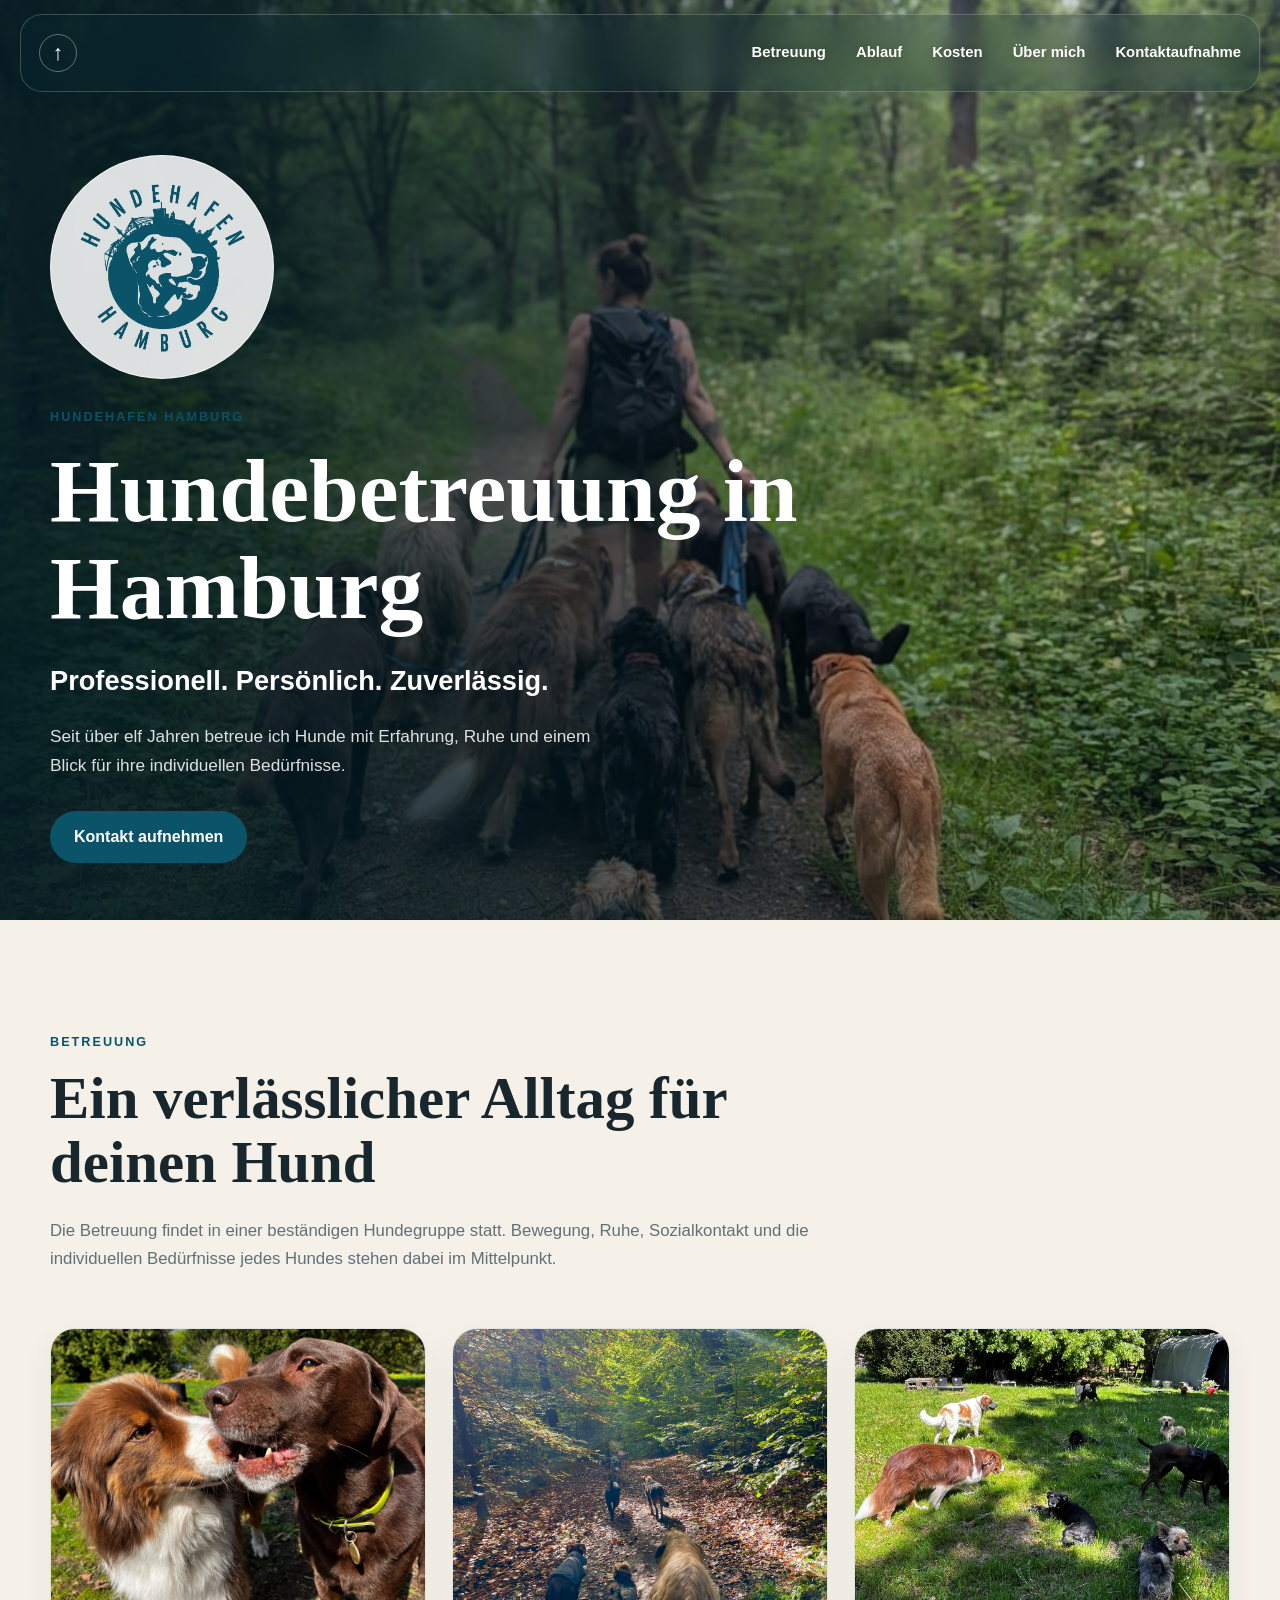
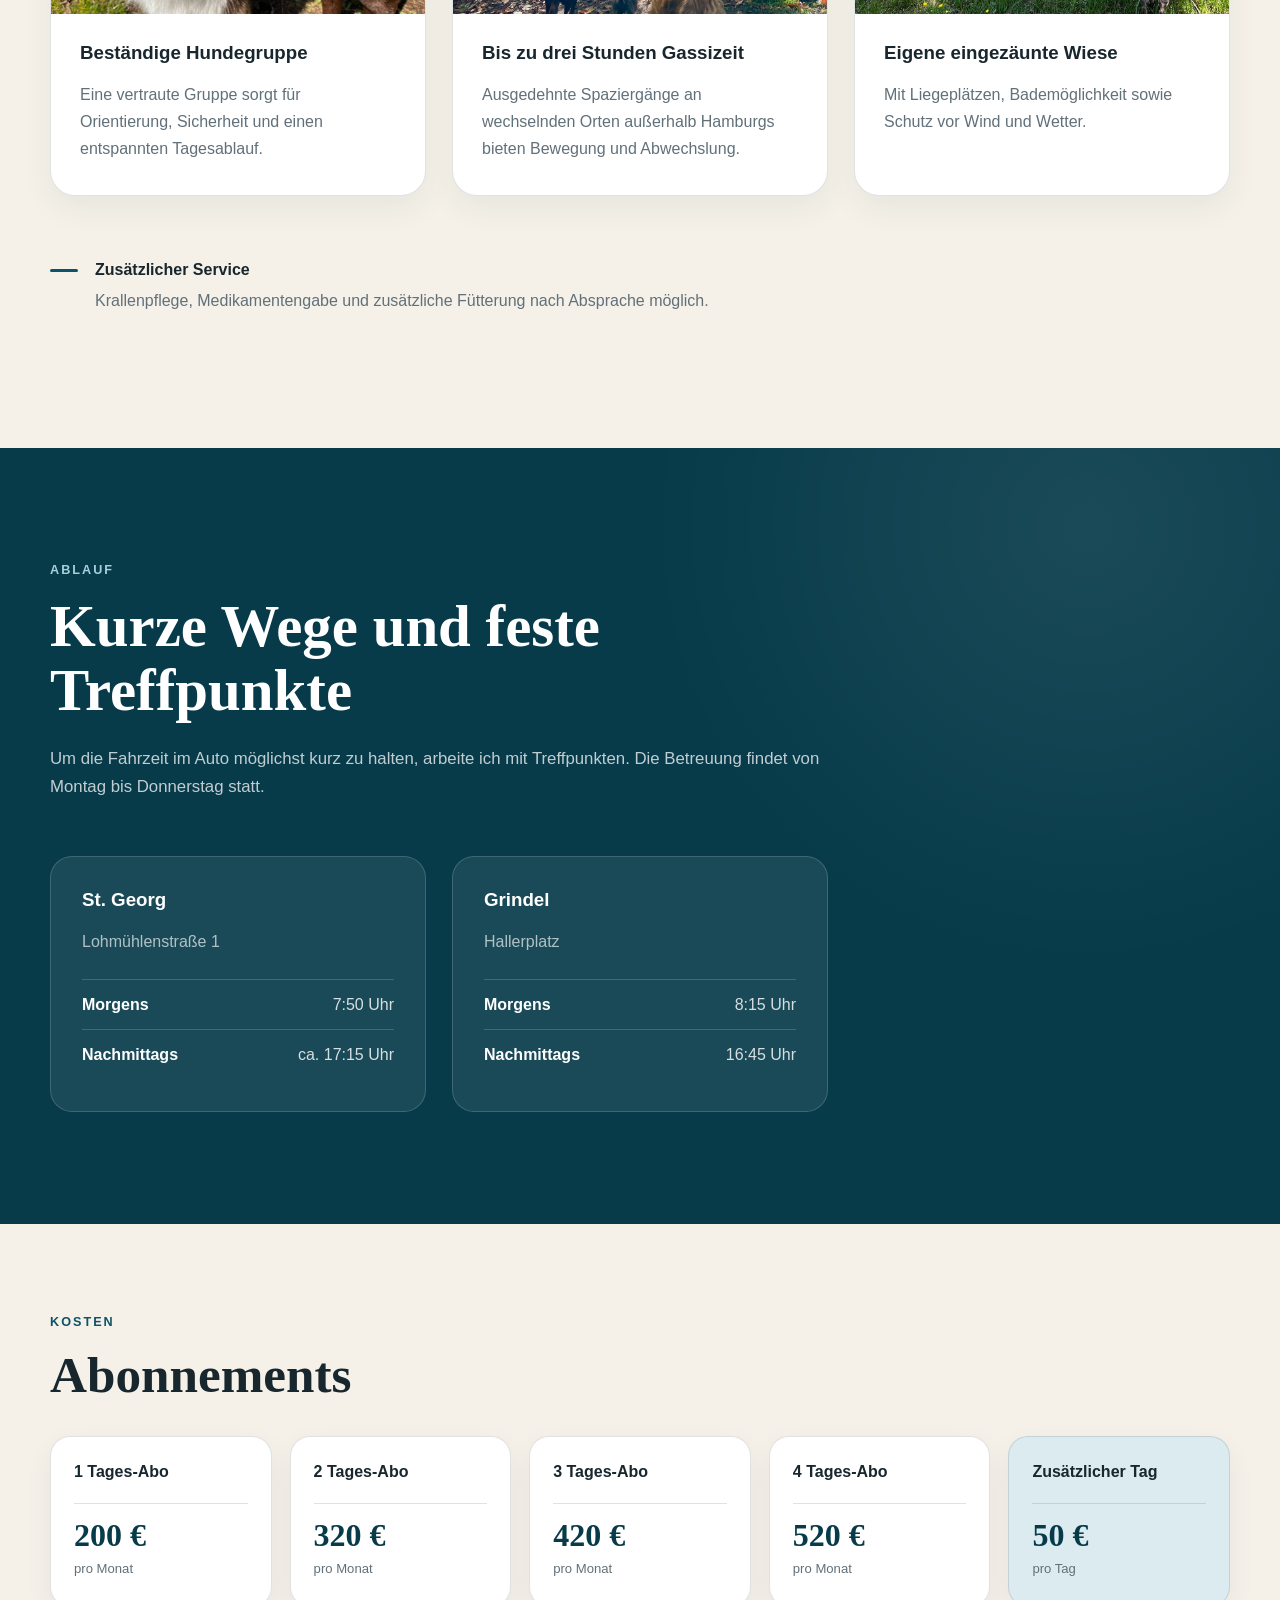
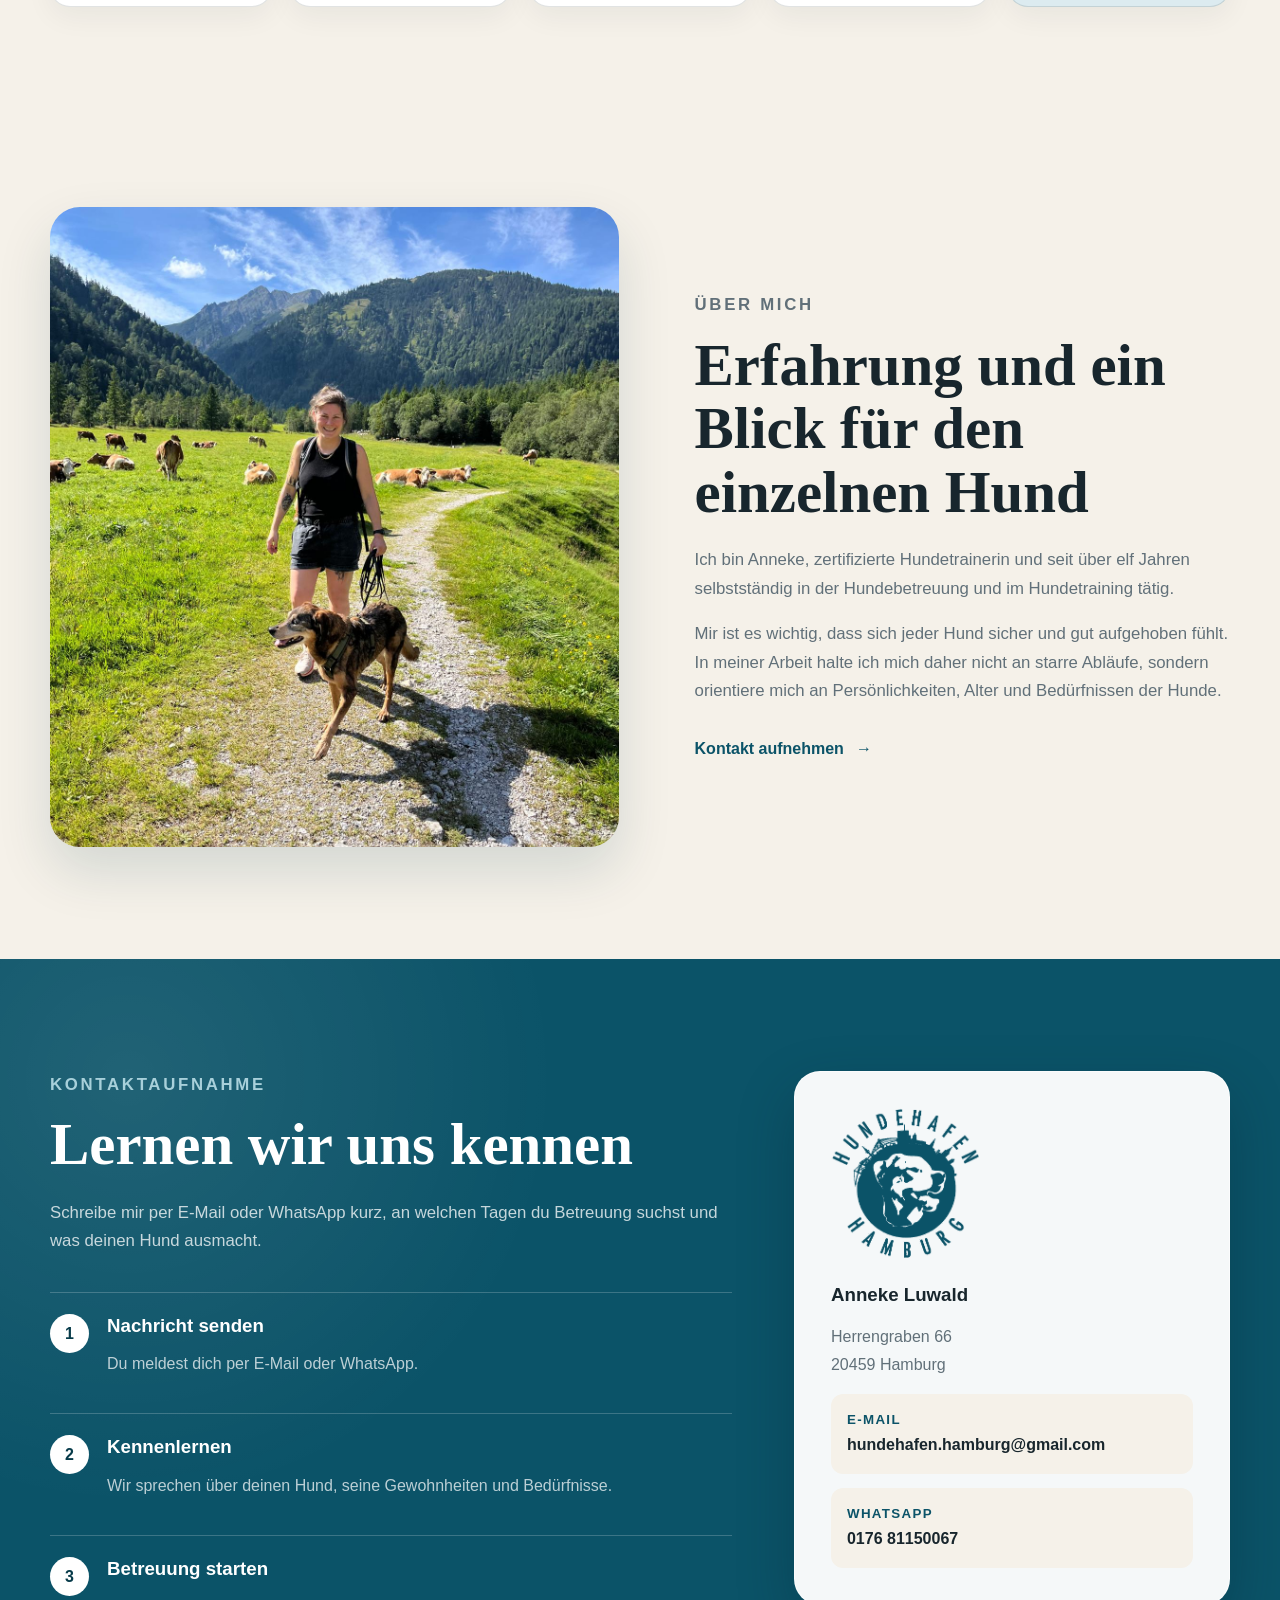
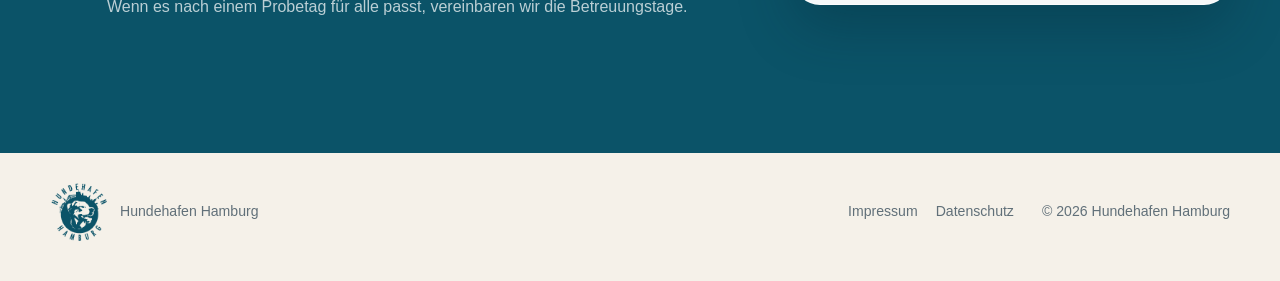
<file: index.html>
<!DOCTYPE html>
<!DOCTYPE html>

<html lang="de">
<head>
<meta charset="utf-8"/>
<meta content="width=device-width, initial-scale=1.0" name="viewport"/>
<meta content="Persönliche und professionelle Hundebetreuung in Hamburg. Beständige Hundegruppe, ausgedehnte Spaziergänge und individuelle Betreuung durch Anneke Luwald." name="description"/>
<title>Hundehafen Hamburg | Persönliche Hundebetreuung</title>



<link href="css/style.css" rel="stylesheet"/>
<meta content="index, follow" name="robots"/><meta content="#073b4a" name="theme-color"/><meta content="website" property="og:type"/><meta content="de_DE" property="og:locale"/><meta content="Hundehafen Hamburg" property="og:site_name"/><meta content="Hundehafen Hamburg | Persönliche Hundebetreuung" property="og:title"/><meta content="Professionell. Persönlich. Zuverlässig. Hundebetreuung in Hamburg mit Erfahrung und einer beständigen Hundegruppe." property="og:description"/><meta content="https://hundehafenhamburg.github.io/Hundehafen-Hamburg/" property="og:url"/><meta content="https://hundehafenhamburg.github.io/Hundehafen-Hamburg/bilder/titelfoto.jpg" property="og:image"/><meta content="summary_large_image" name="twitter:card"/><meta content="Hundehafen Hamburg | Persönliche Hundebetreuung" name="twitter:title"/><meta content="Professionelle, persönliche und zuverlässige Hundebetreuung in Hamburg." name="twitter:description"/><meta content="https://hundehafenhamburg.github.io/Hundehafen-Hamburg/bilder/titelfoto.jpg" name="twitter:image"/><link href="bilder/logo-transparent.png" rel="icon" type="image/png"/><link href="bilder/logo-transparent.png" rel="apple-touch-icon"/><link href="https://hundehafenhamburg.github.io/Hundehafen-Hamburg/" rel="canonical"/><script type="application/ld+json">{"@context": "https://schema.org", "@type": "LocalBusiness", "name": "Hundehafen Hamburg", "description": "Persönliche und professionelle Hundebetreuung in Hamburg.", "url": "https://hundehafenhamburg.github.io/Hundehafen-Hamburg/", "image": "https://hundehafenhamburg.github.io/Hundehafen-Hamburg/bilder/titelfoto.jpg", "telephone": "+49 176 81150067", "email": "hundehafen.hamburg@gmail.com", "address": {"@type": "PostalAddress", "streetAddress": "Herrengraben 66", "postalCode": "20459", "addressLocality": "Hamburg", "addressCountry": "DE"}, "priceRange": "€€", "openingHoursSpecification": [{"@type": "OpeningHoursSpecification", "dayOfWeek": ["Monday", "Tuesday", "Wednesday", "Thursday"]}]}</script></head>
<body>
<header class="site-header">
<a aria-label="Zum Seitenanfang" class="start-link" href="#start" title="Zum Seitenanfang">↑</a>
<button aria-expanded="false" aria-label="Menü öffnen" class="menu-toggle">
<span></span><span></span><span></span>
</button>
<nav aria-label="Hauptnavigation" class="main-nav">
<a href="#betreuung">Betreuung</a>
<a href="#ablauf">Ablauf</a>
<a href="#kosten">Kosten</a>
<a href="#ueber-mich">Über mich</a>
<a href="#kontakt">Kontaktaufnahme</a>
</nav>
</header>
<main>
<section class="hero" id="start">
<img alt="Anneke unterwegs mit einer Hundegruppe im Wald" class="hero-image" src="bilder/titelfoto.jpg"/>
<div class="hero-overlay"></div>
<div class="hero-content">
<div class="hero-logo-badge"><img alt="Hundehafen Hamburg" class="hero-logo" src="bilder/logo-transparent.png"/></div>
<p class="eyebrow hero-eyebrow">Hundehafen Hamburg</p>
<h1>Hundebetreuung in Hamburg</h1>
<p class="hero-subline">Professionell. Persönlich. Zuverlässig.</p>
<p class="hero-text">
          Seit über elf Jahren betreue ich Hunde mit Erfahrung, Ruhe
          und einem Blick für ihre individuellen Bedürfnisse.
        </p>
<a class="button primary" href="#kontakt">Kontakt aufnehmen</a>
</div>
</section>
<section class="section" id="betreuung">
<div class="section-heading">
<p class="eyebrow">Betreuung</p>
<h2>Ein verlässlicher Alltag für deinen Hund</h2>
<p>
          Die Betreuung findet in einer beständigen Hundegruppe statt.
          Bewegung, Ruhe, Sozialkontakt und die individuellen Bedürfnisse
          jedes Hundes stehen dabei im Mittelpunkt.
        </p>
</div>
<div class="feature-grid">
<article class="feature">
<div aria-label="Zwischen zwei Bildern der Hundegruppe wechseln" class="feature-image image-switch" role="button" tabindex="0">
<img alt="Zwei vertraute Hunde in engem Kontakt" class="image-primary" src="bilder/hunde-kuscheln.jpg"/>
<img alt="Beständige Hundegruppe auf einer Wiese" class="image-secondary" src="bilder/hundegruppe.jpg"/>
</div>
<div class="feature-copy">
<h3>Beständige Hundegruppe</h3>
<p>Eine vertraute Gruppe sorgt für Orientierung, Sicherheit und einen entspannten Tagesablauf.</p>
</div>
</article>
<article class="feature">
<div aria-label="Zwischen Spaziergang und Schwimmen wechseln" class="feature-image image-switch" role="button" tabindex="0">
<img alt="Hundegruppe bei einem Spaziergang im Wald" class="image-primary" src="bilder/spaziergang.jpg"/>
<img alt="Anneke schwimmt mit mehreren Hunden in einem See" class="image-secondary" src="bilder/schwimmen.jpg"/>
</div>
<div class="feature-copy">
<h3>Bis zu drei Stunden Gassizeit</h3>
<p>Ausgedehnte Spaziergänge an wechselnden Orten außerhalb Hamburgs bieten Bewegung und Abwechslung.</p>
</div>
</article>
<article class="feature">
<div class="feature-image">
<img alt="Mehrere Hunde auf der eigenen eingezäunten Wiese" src="bilder/eigene-wiese.jpg"/>
</div>
<div class="feature-copy">
<h3>Eigene eingezäunte Wiese</h3>
<p>Mit Liegeplätzen, Bademöglichkeit sowie Schutz vor Wind und Wetter.</p>
</div>
</article>
</div>
<div class="service-note">
<span aria-hidden="true"></span>
<div>
<strong>Zusätzlicher Service</strong>
<p>Krallenpflege, Medikamentengabe und zusätzliche Fütterung nach Absprache möglich.</p>
</div>
</div>
</section>
<section class="section flow-section" id="ablauf">
<div class="section-heading light">
<p class="eyebrow">Ablauf</p>
<h2>Kurze Wege und feste Treffpunkte</h2>
<p>
          Um die Fahrzeit im Auto möglichst kurz zu halten, arbeite ich mit
          Treffpunkten. Die Betreuung findet von Montag bis Donnerstag statt.
        </p>
</div>
<div class="location-grid">
<article>
<h3>St. Georg</h3>
<p>Lohmühlenstraße 1</p>
<dl>
<div><dt>Morgens</dt><dd>7:50 Uhr</dd></div>
<div><dt>Nachmittags</dt><dd>ca. 17:15 Uhr</dd></div>
</dl>
</article>
<article>
<h3>Grindel</h3>
<p>Hallerplatz</p>
<dl>
<div><dt>Morgens</dt><dd>8:15 Uhr</dd></div>
<div><dt>Nachmittags</dt><dd>16:45 Uhr</dd></div>
</dl>
</article>
</div>
</section>
<section class="section price-section" id="kosten">
<div class="section-heading compact-heading">
<p class="eyebrow">Kosten</p>
<h2>Abonnements</h2>
</div>
<div class="price-grid">
<article><h3>1 Tages-Abo</h3><p><strong>200 €</strong><span>pro Monat</span></p></article>
<article><h3>2 Tages-Abo</h3><p><strong>320 €</strong><span>pro Monat</span></p></article>
<article><h3>3 Tages-Abo</h3><p><strong>420 €</strong><span>pro Monat</span></p></article>
<article><h3>4 Tages-Abo</h3><p><strong>520 €</strong><span>pro Monat</span></p></article>
<article class="price-extra"><h3>Zusätzlicher Tag</h3><p><strong>50 €</strong><span>pro Tag</span></p></article>
</div>
</section>
<section class="section split" id="ueber-mich">
<div aria-label="Zwischen zwei Bildern von Anneke wechseln" class="split-visual image-switch" role="button" tabindex="0">
<img alt="Anneke mit Hund in den Bergen und Kühen auf einer Wiese" class="image-primary" src="bilder/anneke-kuehe.jpg"/>
<img alt="Anneke unterwegs mit einem Hund in den Bergen" class="image-secondary" src="bilder/anneke-berge.jpg"/>
</div>
<div class="split-copy">
<p class="eyebrow">Über mich</p>
<h2>Erfahrung und ein Blick für den einzelnen Hund</h2>
<p>Ich bin Anneke, zertifizierte Hundetrainerin und seit über elf Jahren selbstständig in der Hundebetreuung und im Hundetraining tätig.</p>
<p>Mir ist es wichtig, dass sich jeder Hund sicher und gut aufgehoben fühlt. In meiner Arbeit halte ich mich daher nicht an starre Abläufe, sondern orientiere mich an Persönlichkeiten, Alter und Bedürfnissen der Hunde.</p>
<a class="text-link" href="#kontakt">Kontakt aufnehmen <span>→</span></a>
</div>
</section>
<section class="contact-wrap" id="kontakt">
<div class="section contact-section">
<div class="contact-copy">
<p class="eyebrow">Kontaktaufnahme</p>
<h2>Lernen wir uns kennen</h2>
<p>Schreibe mir per E-Mail oder WhatsApp kurz, an welchen Tagen du Betreuung suchst und was deinen Hund ausmacht.</p>
<div class="steps">
<article><span>1</span><div><h3>Nachricht senden</h3><p>Du meldest dich per E-Mail oder WhatsApp.</p></div></article>
<article><span>2</span><div><h3>Kennenlernen</h3><p>Wir sprechen über deinen Hund, seine Gewohnheiten und Bedürfnisse.</p></div></article>
<article><span>3</span><div><h3>Betreuung starten</h3><p>Wenn es nach einem Probetag für alle passt, vereinbaren wir die Betreuungstage.</p></div></article>
</div>
</div>
<aside class="contact-card">
<img alt="Hundehafen Hamburg" src="bilder/logo-transparent.png"/>
<h3>Anneke Luwald</h3>
<p>Herrengraben 66<br/>20459 Hamburg</p>
<a class="contact-link" href="mailto:hundehafen.hamburg@gmail.com"><small>E-Mail</small>hundehafen.hamburg@gmail.com</a>
<a class="contact-link" href="https://wa.me/4917681150067" rel="noopener" target="_blank"><small>WhatsApp</small>0176 81150067</a>
</aside>
</div>
</section>
</main>
<footer class="site-footer">
<div><img alt="Hundehafen Hamburg" id="footer-secret-logo" src="bilder/logo-transparent.png" title="Hundehafen Hamburg"/><p>Hundehafen Hamburg</p></div>
<nav aria-label="Rechtliche Informationen"><a href="impressum.html">Impressum</a><a href="datenschutz.html">Datenschutz</a></nav>
<p>© <span id="year"></span> Hundehafen Hamburg</p>
</footer>
<script src="js/script.js"></script>
</body>
</html>
</file>
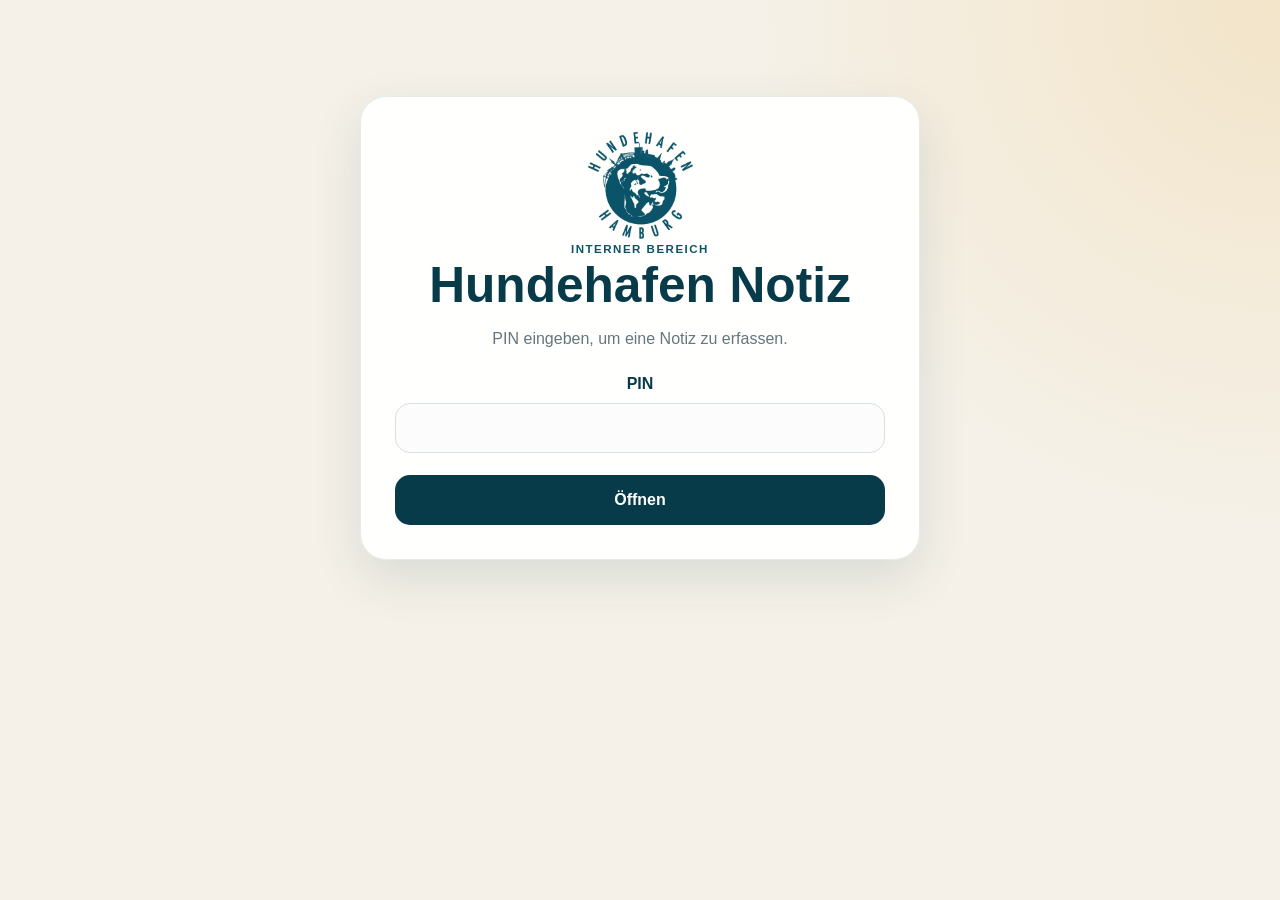
<file: notiz/index.html>
<!doctype html>
<html lang="de">
<head>
  <meta charset="utf-8">
  <meta name="viewport" content="width=device-width, initial-scale=1, viewport-fit=cover">
  <meta name="theme-color" content="#073b4a">
  <meta name="robots" content="noindex, nofollow">
  <title>Hundehafen Notiz</title>
  <link rel="icon" href="../bilder/logo-transparent.png" type="image/png">
  <link rel="apple-touch-icon" href="../bilder/logo-transparent.png">
  <link rel="manifest" href="manifest.webmanifest">
  <link rel="stylesheet" href="style.css">
</head>
<body>
  <main class="app-shell">
    <section id="pin-view" class="card pin-card">
      <img src="../bilder/logo-transparent.png" alt="Hundehafen Hamburg" class="logo">
      <p class="eyebrow">Interner Bereich</p>
      <h1>Hundehafen Notiz</h1>
      <p class="intro">PIN eingeben, um eine Notiz zu erfassen.</p>
      <form id="pin-form">
        <label for="pin">PIN</label>
        <input id="pin" name="pin" type="password" inputmode="numeric" autocomplete="off" maxlength="8" required>
        <button type="submit">Öffnen</button>
        <p id="pin-error" class="message error" hidden>Die PIN ist nicht richtig.</p>
      </form>
    </section>

    <section id="note-view" class="card" hidden>
      <header class="note-header">
        <img src="../bilder/logo-transparent.png" alt="" class="small-logo">
        <div>
          <p class="eyebrow">Hundehafen Digital</p>
          <h1>Neue Notiz</h1>
        </div>
      </header>

      <form id="note-form">
        <label for="subject">Betreff</label>
        <input id="subject" name="subject" type="text" maxlength="100" placeholder="z. B. Bella am Montag" required>

        <label for="note">Notiz</label>
        <textarea id="note" name="note" rows="8" maxlength="2000" placeholder="Was soll später im Büro erinnert werden?" required></textarea>

        <button type="submit">Notiz senden</button>
        <p class="hint">Die Notiz wird direkt an Hundehafen Digital übertragen und zusätzlich auf diesem Gerät angezeigt.</p>
        <p id="save-message" class="message success" hidden>Notiz wurde erfolgreich gesendet.</p>
        <p id="send-error" class="message error" hidden>Senden fehlgeschlagen. Bitte Internetverbindung prüfen und erneut versuchen.</p>
      </form>

      <div class="saved-area">
        <div class="saved-head">
          <h2>Gesendete Notizen</h2>
          <button id="clear-notes" class="text-button" type="button">Alle löschen</button>
        </div>
        <div id="saved-notes"></div>
      </div>
    </section>
  </main>
  <script src="app.js"></script>
</body>
</html>
</file>
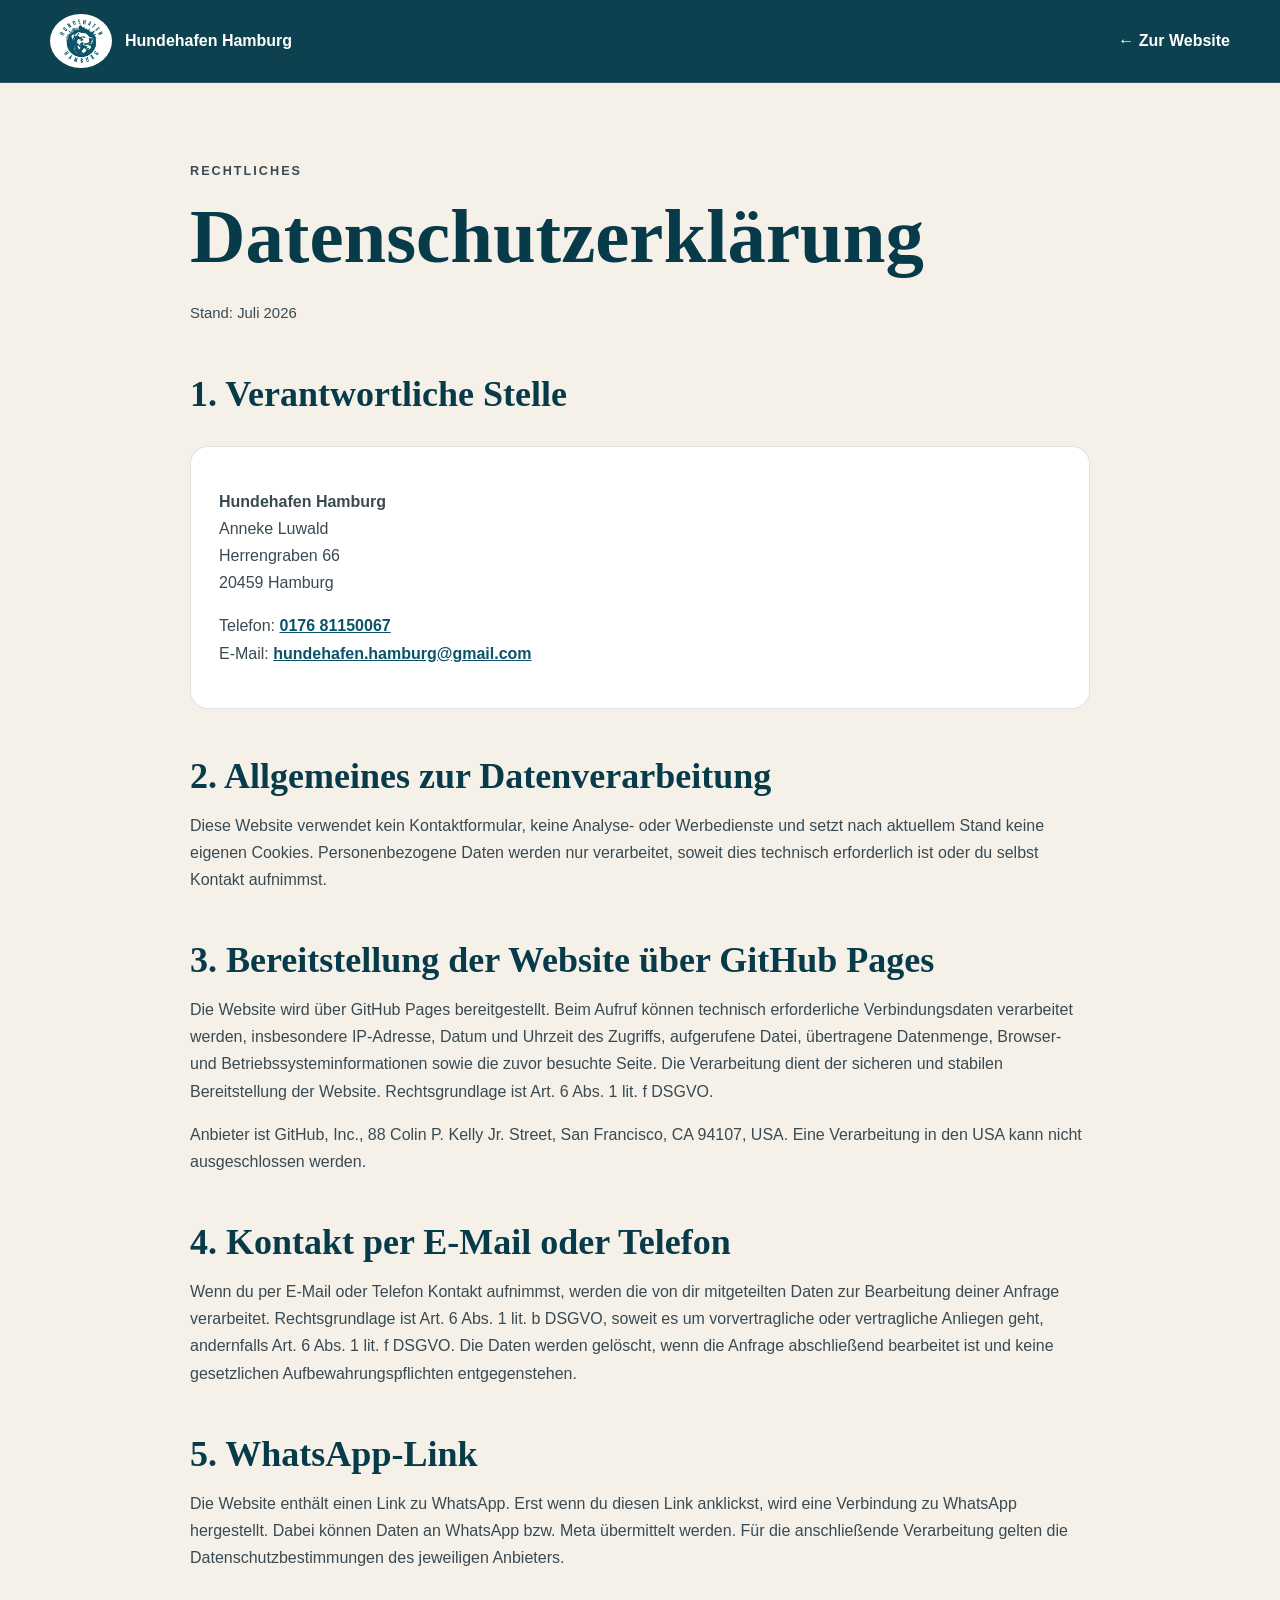
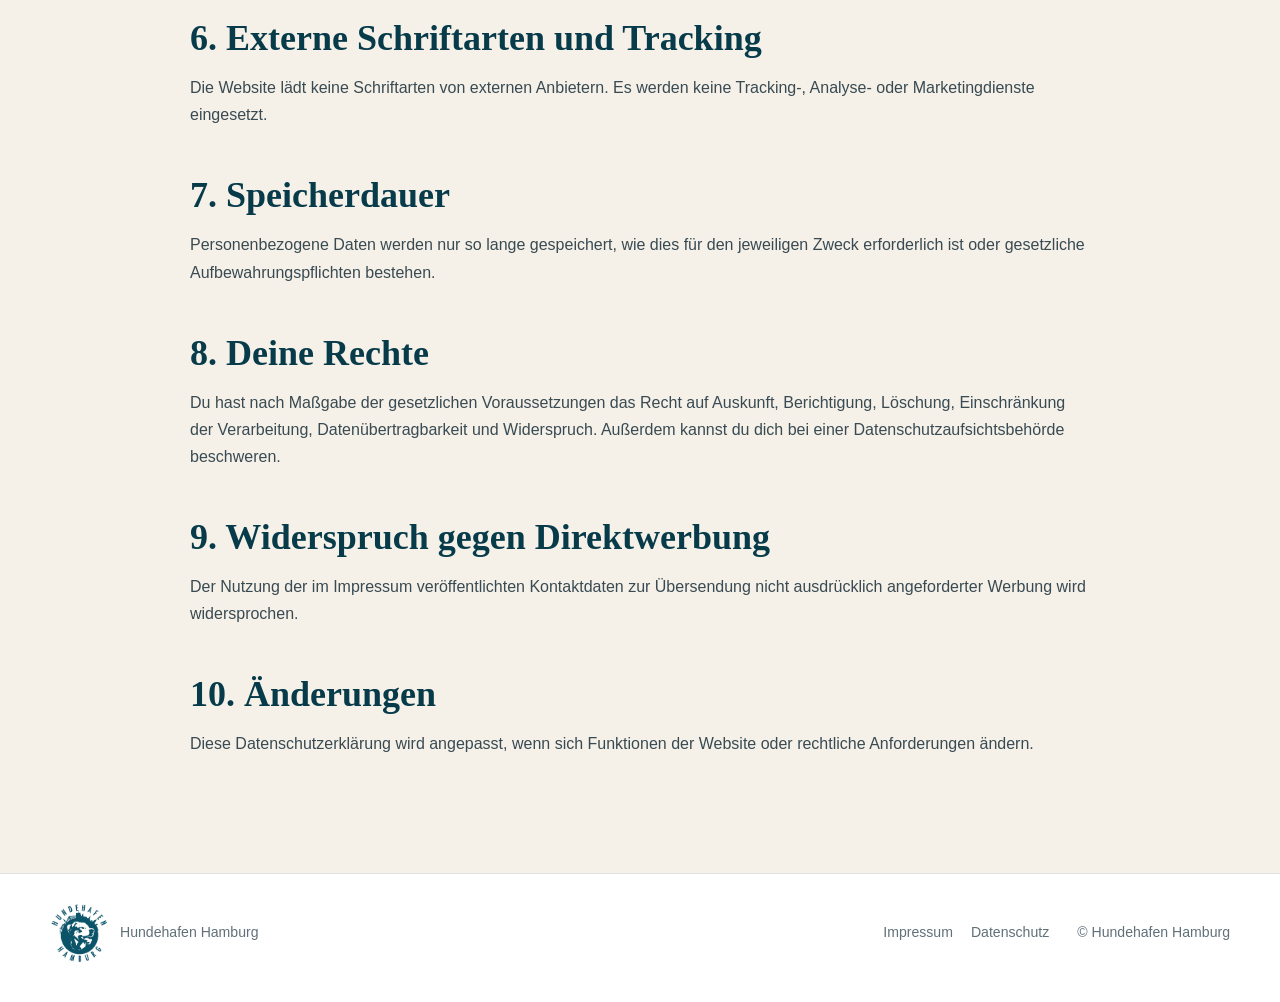
<file: datenschutz.html>
<!DOCTYPE html><html lang="de"><head><meta charset="utf-8"><meta name="viewport" content="width=device-width, initial-scale=1.0"><meta name="robots" content="index, follow"><meta name="theme-color" content="#073b4a"><link rel="icon" type="image/png" href="bilder/logo-transparent.png"><link rel="stylesheet" href="css/style.css"><meta name="description" content="Datenschutzerklärung von Hundehafen Hamburg."><title>Datenschutz | Hundehafen Hamburg</title></head><body class="legal-page"><header class="legal-header"><div class="legal-header-inner"><a class="legal-brand" href="index.html"><img src="bilder/logo-transparent.png" alt=""><span>Hundehafen Hamburg</span></a><a class="legal-back" href="index.html">← Zur Website</a></div></header><main class="legal-main"><p class="eyebrow">Rechtliches</p><h1>Datenschutzerklärung</h1><p class="legal-note">Stand: Juli 2026</p><h2>1. Verantwortliche Stelle</h2><div class="legal-box"><p><strong>Hundehafen Hamburg</strong><br>Anneke Luwald<br>Herrengraben 66<br>20459 Hamburg</p><p>Telefon: <a href="tel:+4917681150067">0176 81150067</a><br>E-Mail: <a href="mailto:hundehafen.hamburg@gmail.com">hundehafen.hamburg@gmail.com</a></p></div><h2>2. Allgemeines zur Datenverarbeitung</h2><p>Diese Website verwendet kein Kontaktformular, keine Analyse- oder Werbedienste und setzt nach aktuellem Stand keine eigenen Cookies. Personenbezogene Daten werden nur verarbeitet, soweit dies technisch erforderlich ist oder du selbst Kontakt aufnimmst.</p><h2>3. Bereitstellung der Website über GitHub Pages</h2><p>Die Website wird über GitHub Pages bereitgestellt. Beim Aufruf können technisch erforderliche Verbindungsdaten verarbeitet werden, insbesondere IP-Adresse, Datum und Uhrzeit des Zugriffs, aufgerufene Datei, übertragene Datenmenge, Browser- und Betriebssysteminformationen sowie die zuvor besuchte Seite. Die Verarbeitung dient der sicheren und stabilen Bereitstellung der Website. Rechtsgrundlage ist Art. 6 Abs. 1 lit. f DSGVO.</p><p>Anbieter ist GitHub, Inc., 88 Colin P. Kelly Jr. Street, San Francisco, CA 94107, USA. Eine Verarbeitung in den USA kann nicht ausgeschlossen werden.</p><h2>4. Kontakt per E-Mail oder Telefon</h2><p>Wenn du per E-Mail oder Telefon Kontakt aufnimmst, werden die von dir mitgeteilten Daten zur Bearbeitung deiner Anfrage verarbeitet. Rechtsgrundlage ist Art. 6 Abs. 1 lit. b DSGVO, soweit es um vorvertragliche oder vertragliche Anliegen geht, andernfalls Art. 6 Abs. 1 lit. f DSGVO. Die Daten werden gelöscht, wenn die Anfrage abschließend bearbeitet ist und keine gesetzlichen Aufbewahrungspflichten entgegenstehen.</p><h2>5. WhatsApp-Link</h2><p>Die Website enthält einen Link zu WhatsApp. Erst wenn du diesen Link anklickst, wird eine Verbindung zu WhatsApp hergestellt. Dabei können Daten an WhatsApp bzw. Meta übermittelt werden. Für die anschließende Verarbeitung gelten die Datenschutzbestimmungen des jeweiligen Anbieters.</p><h2>6. Externe Schriftarten und Tracking</h2><p>Die Website lädt keine Schriftarten von externen Anbietern. Es werden keine Tracking-, Analyse- oder Marketingdienste eingesetzt.</p><h2>7. Speicherdauer</h2><p>Personenbezogene Daten werden nur so lange gespeichert, wie dies für den jeweiligen Zweck erforderlich ist oder gesetzliche Aufbewahrungspflichten bestehen.</p><h2>8. Deine Rechte</h2><p>Du hast nach Maßgabe der gesetzlichen Voraussetzungen das Recht auf Auskunft, Berichtigung, Löschung, Einschränkung der Verarbeitung, Datenübertragbarkeit und Widerspruch. Außerdem kannst du dich bei einer Datenschutzaufsichtsbehörde beschweren.</p><h2>9. Widerspruch gegen Direktwerbung</h2><p>Der Nutzung der im Impressum veröffentlichten Kontaktdaten zur Übersendung nicht ausdrücklich angeforderter Werbung wird widersprochen.</p><h2>10. Änderungen</h2><p>Diese Datenschutzerklärung wird angepasst, wenn sich Funktionen der Website oder rechtliche Anforderungen ändern.</p></main><footer class="legal-footer"><div class="site-footer"><div><img alt="" src="bilder/logo-transparent.png"><p>Hundehafen Hamburg</p></div><nav aria-label="Rechtliche Informationen"><a href="impressum.html">Impressum</a><a href="datenschutz.html">Datenschutz</a></nav><p>© Hundehafen Hamburg</p></div></footer></body></html>
</file>
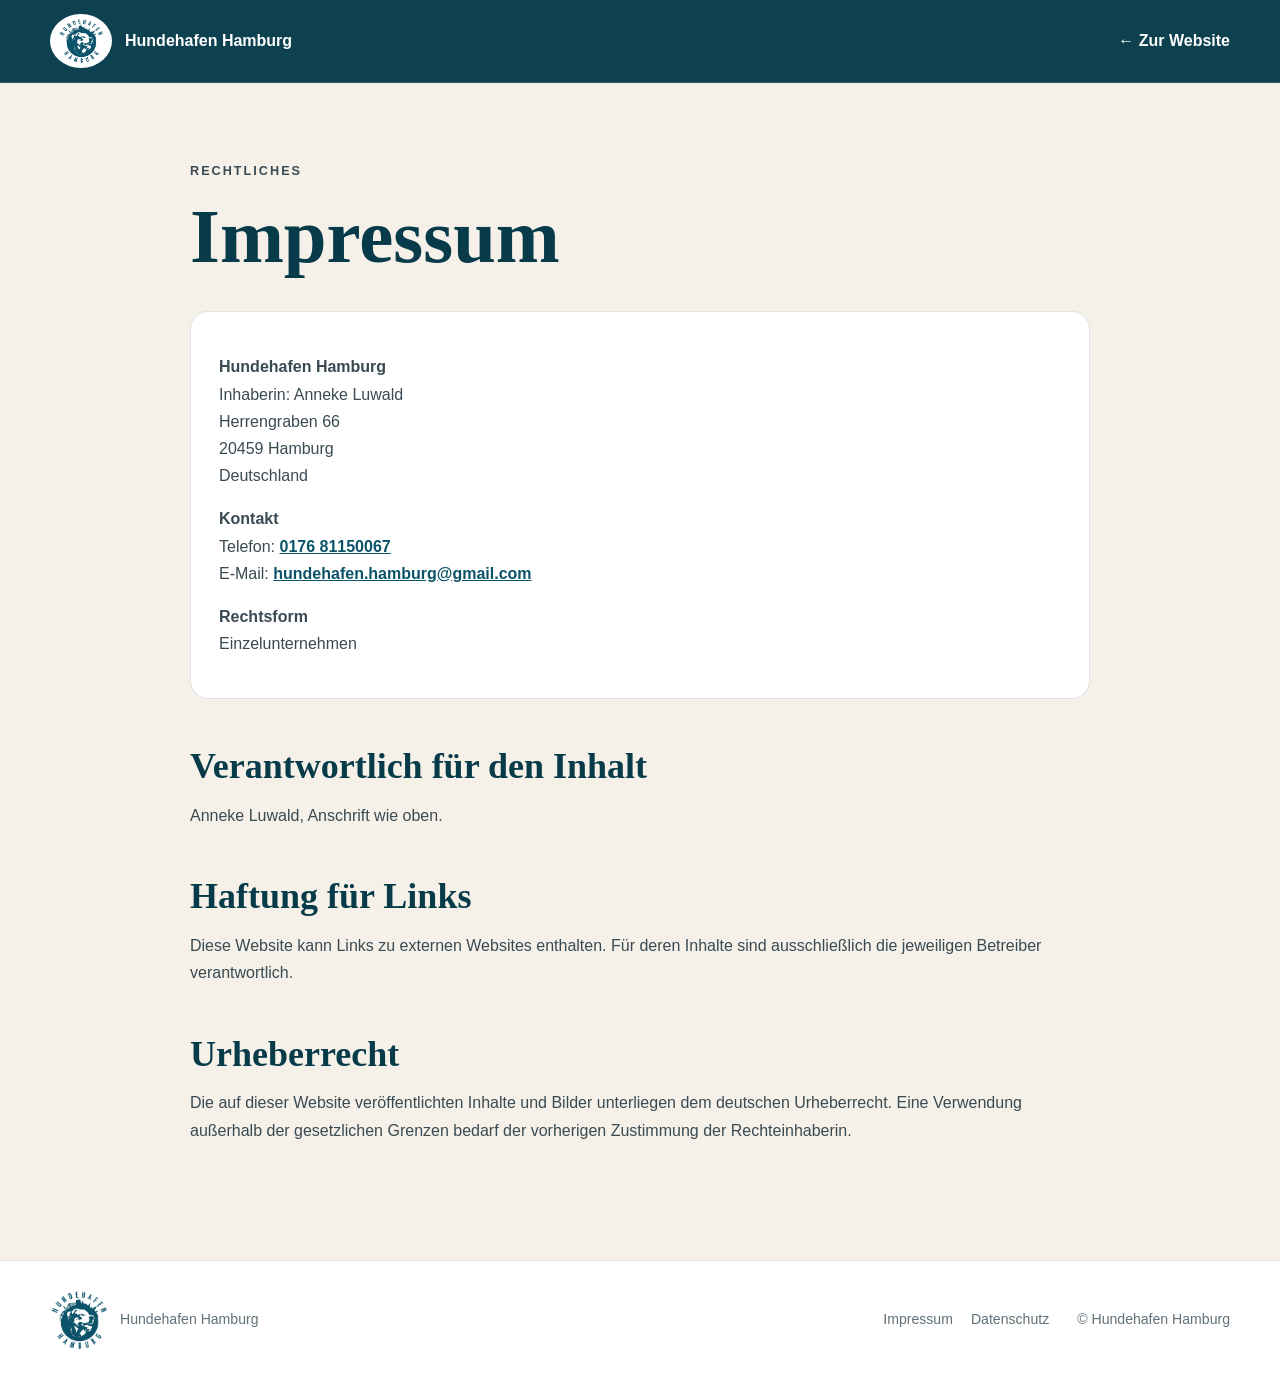
<file: impressum.html>
<!DOCTYPE html><html lang="de"><head><meta charset="utf-8"><meta name="viewport" content="width=device-width, initial-scale=1.0"><meta name="robots" content="index, follow"><meta name="theme-color" content="#073b4a"><link rel="icon" type="image/png" href="bilder/logo-transparent.png"><link rel="stylesheet" href="css/style.css"><meta name="description" content="Impressum von Hundehafen Hamburg."><title>Impressum | Hundehafen Hamburg</title></head><body class="legal-page"><header class="legal-header"><div class="legal-header-inner"><a class="legal-brand" href="index.html"><img src="bilder/logo-transparent.png" alt=""><span>Hundehafen Hamburg</span></a><a class="legal-back" href="index.html">← Zur Website</a></div></header><main class="legal-main"><p class="eyebrow">Rechtliches</p><h1>Impressum</h1><div class="legal-box"><p><strong>Hundehafen Hamburg</strong><br>Inhaberin: Anneke Luwald<br>Herrengraben 66<br>20459 Hamburg<br>Deutschland</p><p><strong>Kontakt</strong><br>Telefon: <a href="tel:+4917681150067">0176 81150067</a><br>E-Mail: <a href="mailto:hundehafen.hamburg@gmail.com">hundehafen.hamburg@gmail.com</a></p><p><strong>Rechtsform</strong><br>Einzelunternehmen</p></div><h2>Verantwortlich für den Inhalt</h2><p>Anneke Luwald, Anschrift wie oben.</p><h2>Haftung für Links</h2><p>Diese Website kann Links zu externen Websites enthalten. Für deren Inhalte sind ausschließlich die jeweiligen Betreiber verantwortlich.</p><h2>Urheberrecht</h2><p>Die auf dieser Website veröffentlichten Inhalte und Bilder unterliegen dem deutschen Urheberrecht. Eine Verwendung außerhalb der gesetzlichen Grenzen bedarf der vorherigen Zustimmung der Rechteinhaberin.</p></main><footer class="legal-footer"><div class="site-footer"><div><img alt="" src="bilder/logo-transparent.png"><p>Hundehafen Hamburg</p></div><nav aria-label="Rechtliche Informationen"><a href="impressum.html">Impressum</a><a href="datenschutz.html">Datenschutz</a></nav><p>© Hundehafen Hamburg</p></div></footer></body></html>
</file>
<file: css/style.css>
:root {
  --blue: #0b5368;
  --blue-dark: #073b4a;
  --blue-deep: #052f3b;
  --blue-soft: #dcebf0;
  --cream: #f5f1e9;
  --white: #ffffff;
  --text: #18262d;
  --muted: #617079;
  --border: rgba(24, 38, 45, .13);
  --max: 1180px;
}

* { box-sizing: border-box; }

html { scroll-behavior: smooth; }

body {
  margin: 0;
  font-family: Arial, Helvetica, sans-serif;
  color: var(--text);
  background: var(--cream);
  line-height: 1.7;
}

img { display: block; max-width: 100%; }

a { color: inherit; }

.site-header {
  position: fixed;
  z-index: 1000;
  top: 14px;
  left: 50%;
  transform: translateX(-50%);
  width: min(calc(100% - 28px), 1240px);
  min-height: 78px;
  padding: 8px 18px;
  display: flex;
  align-items: center;
  justify-content: space-between;
  background: rgba(8, 49, 61, .20);
  border: 1px solid rgba(255, 255, 255, .20);
  border-radius: 22px;
  backdrop-filter: blur(15px);
  -webkit-backdrop-filter: blur(15px);
  transition: background .3s, box-shadow .3s, border-color .3s;
}

.site-header.scrolled {
  background: rgba(7, 59, 74, .92);
  border-color: rgba(255, 255, 255, .10);
  box-shadow: 0 14px 38px rgba(0, 0, 0, .18);
}

.brand {
  display: flex;
  align-items: center;
}

.brand img {
  width: 92px;
  height: 64px;
  object-fit: contain;
  filter: brightness(0) invert(1);
  opacity: .96;
}

.main-nav {
  display: flex;
  align-items: center;
  gap: 30px;
}

.main-nav a {
  text-decoration: none;
  color: #fff;
  font-size: .93rem;
  font-weight: 700;
  text-shadow: 0 1px 8px rgba(0, 0, 0, .25);
}

.main-nav a:not(.nav-button) {
  position: relative;
}

.main-nav a:not(.nav-button)::after {
  content: "";
  position: absolute;
  left: 0;
  right: 100%;
  bottom: -7px;
  height: 2px;
  background: #fff;
  transition: right .25s;
}

.main-nav a:not(.nav-button):hover::after {
  right: 0;
}

.nav-button {
  padding: 11px 19px;
  border: 1px solid rgba(255, 255, 255, .62);
  border-radius: 999px;
  transition: background .25s, color .25s;
}

.nav-button:hover {
  color: var(--blue-dark);
  background: #fff;
}

.menu-toggle {
  display: none;
  border: 0;
  background: transparent;
}

.menu-toggle span {
  display: block;
  width: 26px;
  height: 2px;
  margin: 5px 0;
  background: #fff;
}

.hero {
  position: relative;
  min-height: 920px;
  display: flex;
  align-items: center;
  overflow: hidden;
  background: #192d25;
}

.hero-image {
  position: absolute;
  inset: 0;
  width: 100%;
  height: 100%;
  object-fit: cover;
  object-position: center;
}

.hero-overlay {
  position: absolute;
  inset: 0;
  background:
    linear-gradient(90deg, rgba(3, 27, 35, .90) 0%, rgba(3, 27, 35, .61) 39%, rgba(3, 27, 35, .05) 73%),
    linear-gradient(0deg, rgba(3, 27, 35, .28), transparent 56%);
}

.hero-content {
  position: relative;
  z-index: 2;
  width: min(calc(100% - 36px), var(--max));
  margin: 0 auto;
  padding-top: 98px;
  color: #fff;
}

.hero-logo {
  width: 190px;
  margin-bottom: 28px;
  filter: brightness(0) invert(1);
  opacity: .94;
}

.eyebrow {
  margin: 0 0 14px;
  color: var(--blue);
  font-size: .79rem;
  font-weight: 800;
  letter-spacing: .16em;
  text-transform: uppercase;
}

.hero .eyebrow,
.light .eyebrow,
.contact-section .eyebrow {
  color: #a8d0da;
}

h1, h2 {
  margin: 0 0 22px;
  font-family: Georgia, "Times New Roman", serif;
  line-height: 1.08;
}

h1 {
  max-width: 760px;
  font-size: clamp(3.2rem, 7vw, 6.8rem);
}

h2 {
  max-width: 820px;
  font-size: clamp(2.3rem, 4.6vw, 4.4rem);
}

h3 {
  margin: 0 0 12px;
  line-height: 1.3;
}

.hero-subline {
  margin: 0 0 12px;
  font-size: clamp(1.2rem, 2.3vw, 1.7rem);
  font-weight: 700;
}

.hero-text {
  max-width: 570px;
  margin-bottom: 30px;
  color: rgba(255, 255, 255, .86);
  font-size: 1.08rem;
}

.button {
  display: inline-flex;
  align-items: center;
  min-height: 52px;
  padding: 0 24px;
  border-radius: 999px;
  text-decoration: none;
  font-weight: 800;
  transition: transform .25s, background .25s;
}

.button.primary {
  color: #fff;
  background: var(--blue);
}

.button.primary:hover {
  background: var(--blue-dark);
  transform: translateY(-2px);
}

.section {
  width: min(calc(100% - 36px), var(--max));
  margin: 0 auto;
  padding: 112px 0;
}

.section-heading {
  max-width: 800px;
  margin-bottom: 54px;
}

.section-heading > p:last-child,
.split-copy p,
.contact-copy > p {
  color: var(--muted);
  font-size: 1.05rem;
}

.feature-grid,
.location-grid {
  display: grid;
  grid-template-columns: repeat(3, 1fr);
  gap: 26px;
}

.feature {
  overflow: hidden;
  background: #fff;
  border: 1px solid var(--border);
  border-radius: 25px;
  box-shadow: 0 12px 32px rgba(14, 45, 56, .06);
  transition: transform .3s, box-shadow .3s;
}

.feature:hover {
  transform: translateY(-7px);
  box-shadow: 0 24px 50px rgba(14, 45, 56, .15);
}

.feature-image {
  height: 285px;
  overflow: hidden;
}

.feature-image img {
  width: 100%;
  height: 100%;
  object-fit: cover;
  transition: transform .6s ease;
}

.feature:hover .feature-image img {
  transform: scale(1.045);
}

.feature-copy {
  padding: 27px 29px 32px;
}

.feature-copy p {
  margin-bottom: 0;
  color: var(--muted);
}

.service-note {
  display: flex;
  gap: 17px;
  align-items: flex-start;
  margin-top: 38px;
  padding: 22px 0;
}

.service-note > span {
  width: 28px;
  height: 3px;
  margin-top: 13px;
  background: var(--blue);
  border-radius: 4px;
  flex: 0 0 auto;
}

.service-note strong {
  display: block;
  margin-bottom: 4px;
}

.service-note p {
  margin: 0;
  color: var(--muted);
}

.flow-section {
  width: 100%;
  max-width: none;
  padding-inline: max(18px, calc((100% - var(--max)) / 2));
  color: #fff;
  background:
    radial-gradient(circle at 85% 10%, rgba(255, 255, 255, .08), transparent 34%),
    var(--blue-dark);
}

.light h2 { color: #fff; }

.light > p:last-child {
  color: rgba(255, 255, 255, .75);
}

.location-grid article {
  padding: 31px;
  background: rgba(255, 255, 255, .08);
  border: 1px solid rgba(255, 255, 255, .16);
  border-radius: 22px;
  transition: transform .25s, background .25s;
}

.location-grid article:hover {
  transform: translateY(-4px);
  background: rgba(255, 255, 255, .11);
}

.location-grid article > p {
  color: rgba(255, 255, 255, .66);
}

.location-grid dl {
  margin: 24px 0 0;
}

.location-grid dl div {
  display: flex;
  justify-content: space-between;
  gap: 18px;
  padding: 11px 0;
  border-top: 1px solid rgba(255, 255, 255, .17);
}

.location-grid dt { font-weight: 700; }

.location-grid dd {
  margin: 0;
  color: rgba(255, 255, 255, .82);
}

.split {
  display: grid;
  grid-template-columns: 1.03fr .97fr;
  gap: 76px;
  align-items: center;
}

.split-visual {
  height: 640px;
  overflow: hidden;
  border-radius: 30px;
  box-shadow: 0 24px 54px rgba(7, 59, 74, .14);
}

.split-visual img {
  width: 100%;
  height: 100%;
  object-fit: cover;
  object-position: 48% 48%;
}

.text-link {
  display: inline-flex;
  gap: 12px;
  align-items: center;
  margin-top: 12px;
  color: var(--blue);
  text-decoration: none;
  font-weight: 800;
}

.text-link span {
  transition: transform .25s;
}

.text-link:hover span {
  transform: translateX(5px);
}

.contact-wrap {
  color: #fff;
  background:
    radial-gradient(circle at 10% 15%, rgba(255, 255, 255, .09), transparent 32%),
    var(--blue);
}

.contact-section {
  display: grid;
  grid-template-columns: 1.22fr .78fr;
  gap: 62px;
}

.contact-copy > p {
  color: rgba(255, 255, 255, .76);
}

.contact-copy h2 {
  color: #fff;
}

.steps {
  display: grid;
  gap: 15px;
  margin-top: 36px;
}

.steps article {
  display: flex;
  gap: 18px;
  align-items: flex-start;
  padding: 21px 0;
  border-top: 1px solid rgba(255, 255, 255, .20);
}

.steps span {
  display: grid;
  place-items: center;
  width: 39px;
  height: 39px;
  flex: 0 0 auto;
  color: var(--blue-dark);
  background: #fff;
  border-radius: 50%;
  font-weight: 800;
}

.steps p {
  margin: 0;
  color: rgba(255, 255, 255, .72);
}

.contact-card {
  align-self: start;
  padding: 36px;
  color: var(--text);
  background: rgba(255, 255, 255, .96);
  border: 1px solid rgba(255, 255, 255, .65);
  border-radius: 26px;
  box-shadow: 0 22px 55px rgba(2, 34, 43, .28);
}

.contact-card > img {
  width: 148px;
  margin: 0 0 25px;
}

.contact-card > p {
  color: var(--muted);
}

.contact-link {
  display: block;
  margin-top: 14px;
  padding: 15px 16px;
  text-decoration: none;
  background: var(--cream);
  border-radius: 12px;
  font-weight: 700;
  overflow-wrap: anywhere;
  transition: background .25s, transform .25s;
}

.contact-link:hover {
  background: var(--blue-soft);
  transform: translateY(-2px);
}

.contact-link small {
  display: block;
  color: var(--blue);
  font-weight: 800;
  text-transform: uppercase;
  letter-spacing: .1em;
}

.site-footer {
  width: min(calc(100% - 36px), var(--max));
  margin: 0 auto;
  padding: 30px 0 40px;
  display: grid;
  grid-template-columns: 1fr auto auto;
  gap: 28px;
  align-items: center;
  color: var(--muted);
  font-size: .88rem;
}

.site-footer > div {
  display: flex;
  align-items: center;
  gap: 12px;
}

.site-footer img {
  width: 58px;
  height: 58px;
  object-fit: contain;
}

.site-footer nav {
  display: flex;
  gap: 18px;
}

.site-footer a {
  text-decoration: none;
}

@media (max-width: 900px) {
  .site-header {
    top: 10px;
    min-height: 70px;
  }

  .brand img {
    width: 78px;
    height: 54px;
  }

  .main-nav {
    position: absolute;
    top: 78px;
    left: 0;
    right: 0;
    display: none;
    padding: 20px;
    flex-direction: column;
    align-items: stretch;
    background: rgba(7, 59, 74, .97);
    border-radius: 18px;
    box-shadow: 0 18px 40px rgba(7, 40, 52, .22);
  }

  .main-nav.open { display: flex; }

  .menu-toggle { display: block; }

  .hero {
    min-height: 820px;
  }

  .hero-overlay {
    background:
      linear-gradient(90deg, rgba(3, 27, 35, .86), rgba(3, 27, 35, .25)),
      linear-gradient(0deg, rgba(3, 27, 35, .4), transparent);
  }

  .hero-logo {
    width: 158px;
  }

  .feature-grid,
  .location-grid,
  .split,
  .contact-section {
    grid-template-columns: 1fr;
  }

  .split-visual {
    height: 540px;
  }

  .site-footer {
    grid-template-columns: 1fr;
    justify-items: start;
  }
}

@media (max-width: 600px) {
  .site-header {
    width: calc(100% - 20px);
    padding: 8px 13px;
    border-radius: 18px;
  }

  .brand img {
    width: 68px;
    height: 48px;
  }

  .hero {
    min-height: 790px;
    align-items: end;
  }

  .hero-content {
    padding-bottom: 65px;
  }

  .hero-logo {
    width: 135px;
    margin-bottom: 22px;
  }

  h1 {
    font-size: clamp(2.8rem, 15vw, 4rem);
  }

  .section {
    width: min(calc(100% - 24px), var(--max));
    padding: 80px 0;
  }

  .feature-image {
    height: 250px;
  }

  .split-visual {
    height: 450px;
  }

  .contact-section {
    gap: 40px;
  }

  .contact-card {
    padding: 28px 24px;
  }

  .site-footer {
    width: calc(100% - 24px);
  }
}

/* Ergänzungen Version 0.4 */
.start-link {
  color: #fff;
  text-decoration: none;
  font-size: .93rem;
  font-weight: 700;
  text-shadow: 0 1px 8px rgba(0,0,0,.25);
  position: relative;
}
.start-link::after {
  content: "";
  position: absolute;
  left: 0;
  right: 100%;
  bottom: -7px;
  height: 2px;
  background: #fff;
  transition: right .25s;
}
.start-link:hover::after { right: 0; }
.hero-logo { filter: none; }
.hero-eyebrow { color: var(--blue) !important; }
.main-nav .nav-button { padding: 0; border: 0; border-radius: 0; }
.main-nav .nav-button:hover { color: #fff; background: transparent; }

.image-switch { position: relative; cursor: pointer; }
.image-switch img { position: absolute; inset: 0; width: 100%; height: 100%; object-fit: cover; transition: opacity .55s ease, transform .7s ease; }
.image-switch .image-secondary { opacity: 0; transform: scale(1.035); }
.image-switch:hover .image-primary,
.image-switch:focus .image-primary,
.image-switch.is-switched .image-primary { opacity: 0; transform: scale(1.025); }
.image-switch:hover .image-secondary,
.image-switch:focus .image-secondary,
.image-switch.is-switched .image-secondary { opacity: 1; transform: scale(1); }
.image-switch:focus-visible { outline: 3px solid var(--blue); outline-offset: 4px; }

.price-section { padding-top: 88px; padding-bottom: 88px; }
.compact-heading { margin-bottom: 34px; }
.compact-heading h2 { font-size: clamp(2.15rem, 4vw, 3.6rem); margin-bottom: 0; }
.price-grid {
  display: grid;
  grid-template-columns: repeat(5, 1fr);
  gap: 18px;
}
.price-grid article {
  padding: 25px 23px;
  border-radius: 20px;
  border: 1px solid var(--border);
  background: #fff;
  box-shadow: 0 10px 28px rgba(14,45,56,.055);
  transition: transform .25s, box-shadow .25s;
}
.price-grid article:hover { transform: translateY(-4px); box-shadow: 0 18px 35px rgba(14,45,56,.11); }
.price-grid h3 { font-size: 1rem; }
.price-grid p { margin: 20px 0 0; padding-top: 15px; border-top: 1px solid var(--border); }
.price-grid strong { display: block; color: var(--blue-dark); font-family: Georgia, "Times New Roman", serif; font-size: 2rem; line-height: 1; }
.price-grid span { display: block; margin-top: 7px; color: var(--muted); font-size: .82rem; }
.price-extra { background: var(--blue-soft) !important; }

.split-visual.image-switch img { object-position: 50% 49%; }

@media (max-width: 1050px) {
  .price-grid { grid-template-columns: repeat(3, 1fr); }
}
@media (max-width: 900px) {
  .start-link { padding-left: 7px; }
}
@media (max-width: 660px) {
  .price-grid { grid-template-columns: repeat(2, 1fr); gap: 13px; }
  .price-grid article { padding: 21px 18px; }
  .price-extra { grid-column: 1 / -1; }
}


/* Feinschliff Version 0.5 */
.start-link {
  display: inline-grid;
  place-items: center;
  width: 38px;
  height: 38px;
  padding: 0;
  border: 1px solid rgba(255,255,255,.35);
  border-radius: 50%;
  font-size: 1.35rem;
  line-height: 1;
  transition: background .25s ease, transform .25s ease, border-color .25s ease;
}
.start-link::after { display: none; }
.start-link:hover {
  background: rgba(255,255,255,.14);
  border-color: rgba(255,255,255,.7);
  transform: translateY(-2px);
}

.hero-logo-badge {
  display: grid;
  place-items: center;
  width: 224px;
  height: 224px;
  margin-bottom: 28px;
  border: 1px solid rgba(255,255,255,.7);
  border-radius: 50%;
  background: rgba(255,255,255,.86);
  box-shadow: 0 18px 45px rgba(2,28,36,.22);
  backdrop-filter: blur(10px);
  -webkit-backdrop-filter: blur(10px);
}
.hero-logo-badge .hero-logo {
  width: 166px;
  margin: 0;
  opacity: 1;
}

.image-switch img {
  transition: opacity 1.05s cubic-bezier(.22,.61,.36,1), transform 1.15s cubic-bezier(.22,.61,.36,1);
}
.image-switch .image-secondary { transform: scale(1.025); }
.image-switch:hover .image-primary,
.image-switch:focus .image-primary,
.image-switch.is-switched .image-primary { transform: scale(1.018); }

/* Ruhigerer Bildausschnitt: beide Schnauzen bleiben klar sichtbar */
.feature:first-child .image-primary { object-position: 50% 42%; }
.feature:first-child .image-secondary { object-position: 50% 48%; }

@media (max-width: 900px) {
  .hero-logo-badge {
    width: 190px;
    height: 190px;
  }
  .hero-logo-badge .hero-logo { width: 142px; }
}

@media (max-width: 600px) {
  .start-link {
    width: 36px;
    height: 36px;
    font-size: 1.25rem;
  }
  .hero-logo-badge {
    width: 164px;
    height: 164px;
    margin-bottom: 22px;
  }
  .hero-logo-badge .hero-logo { width: 122px; }
}

@media (prefers-reduced-motion: reduce) {
  .image-switch img,
  .start-link {
    transition-duration: .01ms !important;
  }
}


/* Rechtliche Seiten – Version 1.2 */
.legal-page { background: var(--cream); }
.legal-header {
  position: sticky; top: 0; z-index: 10;
  background: rgba(7,59,74,.97); border-bottom: 1px solid rgba(255,255,255,.12);
}
.legal-header-inner {
  width: min(calc(100% - 36px), var(--max)); margin: 0 auto; min-height: 82px;
  display: flex; align-items: center; justify-content: space-between; gap: 24px;
}
.legal-brand { display: flex; align-items: center; gap: 13px; color: #fff; text-decoration: none; font-weight: 800; }
.legal-brand img { width: 62px; height: 54px; object-fit: contain; background: #fff; border-radius: 50%; padding: 5px; }
.legal-back { color: #fff; text-decoration: none; font-weight: 700; }
.legal-main { width: min(calc(100% - 36px), 900px); margin: 0 auto; padding: 78px 0 100px; }
.legal-main h1 { font-size: clamp(2.6rem, 7vw, 4.8rem); color: var(--blue-dark); }
.legal-main h2 { margin-top: 48px; margin-bottom: 14px; font-size: clamp(1.55rem, 4vw, 2.25rem); color: var(--blue-dark); }
.legal-main h3 { margin-top: 30px; }
.legal-main p, .legal-main li { color: #394a52; }
.legal-main a { color: var(--blue); font-weight: 700; }
.legal-box { margin: 32px 0; padding: 25px 28px; background: #fff; border: 1px solid var(--border); border-radius: 18px; }
.legal-note { font-size: .93rem; color: var(--muted); }
.legal-footer { background: #fff; border-top: 1px solid var(--border); }
.legal-footer .site-footer { margin-top: 0; }
.site-footer a:hover, .legal-back:hover { text-decoration: underline; }
:focus-visible { outline: 3px solid #f5b942; outline-offset: 4px; }
@media (max-width: 600px) {
  .legal-header-inner { width: calc(100% - 24px); min-height: 72px; }
  .legal-brand span { display: none; }
  .legal-main { width: calc(100% - 24px); padding-top: 52px; }
}


@media (max-width: 768px){
  .hero{
    min-height:100svh;
  }
  .hero-content{
    padding-top:72px;
    padding-bottom:48px;
  }
  h1{
    font-size:clamp(2.2rem,10vw,3.4rem);
    line-height:1.12;
  }
  .hero-subline{
    font-size:1.1rem;
  }
  .hero-text{
    font-size:1rem;
    max-width:100%;
  }
  .card img{
    object-position:center 38%;
  }
}


/* Versteckter Notizzugang im Footer – Version 1.3 */
#footer-secret-logo {
  cursor: default;
  user-select: none;
  -webkit-user-select: none;
  -webkit-touch-callout: none;
}
</file>
<file: notiz/style.css>
:root {
  --blue: #073b4a;
  --blue-soft: #0c5366;
  --cream: #f5f1e8;
  --white: #ffffff;
  --text: #17323d;
  --muted: #65767d;
  --border: #d9e1df;
  --accent: #e8b75b;
}
* { box-sizing: border-box; }
html { min-height: 100%; background: var(--cream); }
body {
  min-height: 100vh; margin: 0; color: var(--text); background:
  radial-gradient(circle at top right, rgba(232,183,91,.22), transparent 34%), var(--cream);
  font-family: -apple-system, BlinkMacSystemFont, "Segoe UI", sans-serif;
}
button, input, textarea { font: inherit; }
.app-shell {
  width: min(100% - 24px, 560px); margin: 0 auto;
  padding: max(24px, env(safe-area-inset-top)) 0 max(32px, env(safe-area-inset-bottom));
}
.card {
  background: rgba(255,255,255,.96); border: 1px solid rgba(7,59,74,.1);
  border-radius: 26px; padding: 26px 22px; box-shadow: 0 18px 50px rgba(7,59,74,.12);
}
.pin-card { text-align: center; margin-top: 8vh; }
.logo { width: 132px; height: 108px; object-fit: contain; }
.small-logo { width: 76px; height: 64px; object-fit: contain; }
.note-header { display: flex; align-items: center; gap: 14px; margin-bottom: 24px; }
.eyebrow { margin: 0 0 5px; text-transform: uppercase; letter-spacing: .13em; font-size: .72rem; font-weight: 800; color: var(--blue-soft); }
h1 { margin: 0; color: var(--blue); font-size: clamp(2rem, 9vw, 3.1rem); line-height: 1.02; }
h2 { margin: 0; color: var(--blue); font-size: 1.05rem; }
.intro, .hint { color: var(--muted); line-height: 1.5; }
form { display: grid; gap: 10px; }
label { margin-top: 8px; font-weight: 800; color: var(--blue); }
input, textarea {
  width: 100%; border: 1px solid var(--border); border-radius: 15px;
  padding: 15px 16px; background: #fbfcfb; color: var(--text); font-size: 16px;
}
textarea { resize: vertical; min-height: 180px; }
input:focus, textarea:focus { outline: 3px solid rgba(232,183,91,.38); border-color: var(--accent); }
button {
  border: 0; border-radius: 15px; padding: 16px 18px; margin-top: 12px;
  background: var(--blue); color: #fff; font-weight: 800; cursor: pointer;
}
button:active { transform: translateY(1px); }
.message { border-radius: 12px; padding: 12px; margin: 4px 0 0; font-weight: 700; }
.error { background: #fff0ee; color: #8e2f26; }
.success { background: #edf8f1; color: #24623c; }
.hint { font-size: .85rem; margin: 0; }
.saved-area { margin-top: 28px; padding-top: 22px; border-top: 1px solid var(--border); }
.saved-head { display: flex; align-items: center; justify-content: space-between; gap: 12px; }
.text-button { margin: 0; padding: 8px; background: transparent; color: var(--blue-soft); font-size: .85rem; }
.saved-note { margin-top: 12px; padding: 14px; border-radius: 14px; background: #f4f8f7; }
.saved-note strong { display: block; color: var(--blue); }
.saved-note p { margin: 5px 0 0; white-space: pre-wrap; }
.saved-note time { display: block; margin-top: 8px; color: var(--muted); font-size: .75rem; }
.empty { color: var(--muted); font-size: .9rem; }
@media (min-width: 600px) { .card { padding: 34px; } }
</file>
